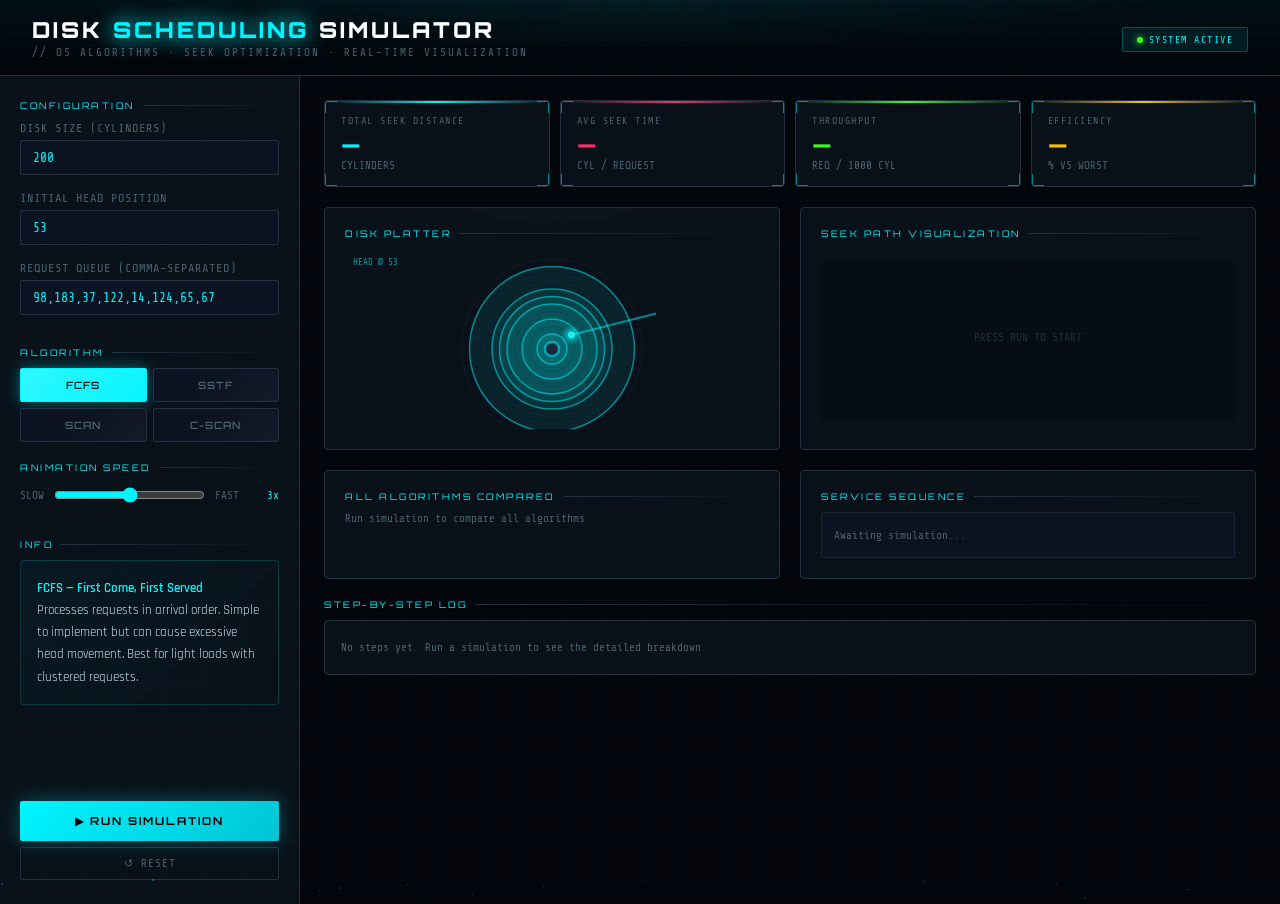
<file: page1.html>
<!DOCTYPE html>
<html lang="en">
<head>
<meta charset="UTF-8">
<meta name="viewport" content="width=device-width, initial-scale=1.0">
<title>Disk Scheduling Simulator</title>
<link href="https://fonts.googleapis.com/css2?family=Orbitron:wght@400;600;700;900&family=Share+Tech+Mono&family=Rajdhani:wght@400;500;600;700&display=swap" rel="stylesheet">
<style>
*{margin:0;padding:0;box-sizing:border-box}
:root{
  --bg:#03050a;--bg2:#070c14;--bg3:#0c1220;
  --panel:#0a1018;--panel2:#0f1825;
  --cyan:#00f5ff;--cyan2:#00c4d4;--cyan3:#006978;
  --pink:#ff2d6b;--pink2:#cc1a50;
  --green:#39ff14;--green2:#20aa00;
  --amber:#ffbe00;--amber2:#cc9500;
  --purple:#bf5fff;--purple2:#8020cc;
  --border:#1a2535;--border2:#243040;
  --text:#d0e4f0;--muted:#4a6070;--dim:#1e2c3a;
}
html{background:var(--bg);color:var(--text);font-family:'Rajdhani',sans-serif;min-height:100vh}
body{min-height:100vh;overflow-x:hidden}

/* SCANLINE OVERLAY */
body::before{
  content:'';position:fixed;inset:0;
  background:repeating-linear-gradient(0deg,transparent,transparent 2px,rgba(0,245,255,0.012) 2px,rgba(0,245,255,0.012) 4px);
  pointer-events:none;z-index:9999;
}

/* HEADER */
.hdr{
  position:relative;padding:1.2rem 2rem 1rem;
  border-bottom:1px solid var(--border2);
  background:linear-gradient(180deg,rgba(0,245,255,0.04) 0%,transparent 100%);
  display:flex;align-items:center;justify-content:space-between;
  overflow:hidden;
}
.hdr::before{
  content:'';position:absolute;inset:0;
  background:radial-gradient(ellipse 60% 120% at 50% -20%,rgba(0,245,255,0.07) 0%,transparent 70%);
  pointer-events:none;
}
.hdr-left{position:relative}
.hdr-title{
  font-family:'Orbitron',monospace;font-size:22px;font-weight:900;
  letter-spacing:3px;color:#fff;text-transform:uppercase;line-height:1;
}
.hdr-title span{color:var(--cyan);text-shadow:0 0 20px var(--cyan),0 0 40px rgba(0,245,255,0.4)}
.hdr-sub{font-family:'Share Tech Mono',monospace;font-size:11px;color:var(--muted);margin-top:5px;letter-spacing:2px}
.hdr-badge{
  font-family:'Share Tech Mono',monospace;font-size:10px;
  background:rgba(0,245,255,0.08);border:1px solid rgba(0,245,255,0.25);
  color:var(--cyan);padding:6px 14px;border-radius:2px;letter-spacing:1.5px;
}
.status-dot{
  width:6px;height:6px;background:var(--green);border-radius:50%;
  display:inline-block;margin-right:6px;
  animation:pulse-dot 1.5s ease-in-out infinite;
  box-shadow:0 0 6px var(--green);
}
@keyframes pulse-dot{0%,100%{opacity:1;transform:scale(1)}50%{opacity:0.5;transform:scale(0.8)}}

/* LAYOUT */
.main{display:grid;grid-template-columns:300px 1fr;gap:0;min-height:calc(100vh - 72px)}
.sidebar{
  background:var(--panel);border-right:1px solid var(--border2);
  padding:1.5rem 1.25rem;display:flex;flex-direction:column;gap:1rem;
}
.content{padding:1.5rem;display:flex;flex-direction:column;gap:1.25rem;background:var(--bg)}

/* SECTION LABELS */
.sec-label{
  font-family:'Orbitron',monospace;font-size:9px;letter-spacing:2.5px;
  text-transform:uppercase;color:var(--cyan);margin-bottom:10px;
  display:flex;align-items:center;gap:8px;
}
.sec-label::after{content:'';flex:1;height:1px;background:linear-gradient(90deg,var(--border2),transparent)}

/* FORM ELEMENTS */
.field{margin-bottom:1rem}
.field label{display:block;font-size:12px;color:var(--muted);font-family:'Share Tech Mono',monospace;margin-bottom:5px;letter-spacing:1px}
input[type=text],input[type=number]{
  width:100%;background:var(--bg3);border:1px solid var(--border2);
  color:var(--cyan);padding:9px 12px;border-radius:2px;
  font-family:'Share Tech Mono',monospace;font-size:13px;
  transition:border-color 0.2s,box-shadow 0.2s;
}
input[type=text]:focus,input[type=number]:focus{
  outline:none;border-color:var(--cyan);
  box-shadow:0 0 0 1px rgba(0,245,255,0.15),inset 0 0 12px rgba(0,245,255,0.05);
}
input[type=range]{width:100%;accent-color:var(--cyan);cursor:pointer;margin:4px 0}

/* ALGORITHM SELECTOR */
.algo-grid{display:grid;grid-template-columns:1fr 1fr;gap:6px;margin-bottom:4px}
.algo-btn{
  background:var(--bg3);border:1px solid var(--border2);
  color:var(--muted);padding:10px 6px;border-radius:2px;
  font-family:'Orbitron',monospace;font-size:10px;font-weight:600;
  cursor:pointer;text-align:center;letter-spacing:1px;
  transition:all 0.2s;position:relative;overflow:hidden;
}
.algo-btn::before{
  content:'';position:absolute;inset:0;
  background:linear-gradient(135deg,transparent 40%,rgba(255,255,255,0.03) 100%);
}
.algo-btn:hover{border-color:var(--cyan2);color:var(--cyan2)}
.algo-btn.active{
  border-color:var(--cyan);color:#000;background:var(--cyan);
  box-shadow:0 0 15px rgba(0,245,255,0.4),inset 0 0 10px rgba(0,245,255,0.1);
  text-shadow:none;
}
.algo-btn.active::after{
  content:'';position:absolute;inset:0;
  background:linear-gradient(135deg,rgba(255,255,255,0.2),transparent);
}

/* RUN BUTTON */
.run-btn{
  width:100%;padding:13px;
  background:linear-gradient(135deg,var(--cyan) 0%,var(--cyan2) 100%);
  color:#000;border:none;border-radius:2px;
  font-family:'Orbitron',monospace;font-size:11px;font-weight:700;
  cursor:pointer;letter-spacing:2px;text-transform:uppercase;
  transition:all 0.2s;position:relative;overflow:hidden;
  box-shadow:0 0 20px rgba(0,245,255,0.3);
}
.run-btn:hover{box-shadow:0 0 30px rgba(0,245,255,0.6);transform:translateY(-1px)}
.run-btn:active{transform:translateY(0)}
.run-btn.running{animation:btn-pulse 0.6s ease-in-out infinite alternate}
@keyframes btn-pulse{from{box-shadow:0 0 20px rgba(0,245,255,0.3)}to{box-shadow:0 0 40px rgba(0,245,255,0.8)}}

.speed-row{display:flex;align-items:center;gap:10px;margin-bottom:1rem}
.speed-row label{font-size:11px;color:var(--muted);font-family:'Share Tech Mono',monospace;white-space:nowrap}
.speed-val{font-family:'Share Tech Mono',monospace;font-size:11px;color:var(--cyan);min-width:30px;text-align:right}

/* DIRECTION TOGGLE */
.dir-row{display:flex;gap:6px;margin-bottom:1rem}
.dir-btn{
  flex:1;padding:8px;background:var(--bg3);border:1px solid var(--border2);
  color:var(--muted);border-radius:2px;font-family:'Share Tech Mono',monospace;
  font-size:11px;cursor:pointer;text-align:center;transition:all 0.2s;
}
.dir-btn.active{background:var(--amber);color:#000;border-color:var(--amber);box-shadow:0 0 12px rgba(255,190,0,0.4)}
.dir-btn:hover:not(.active){border-color:var(--amber);color:var(--amber)}

/* METRICS */
.metrics-row{display:grid;grid-template-columns:repeat(4,1fr);gap:10px}
.metric{
  background:var(--panel);border:1px solid var(--border2);border-radius:4px;
  padding:14px 16px;position:relative;overflow:hidden;
  transition:transform 0.2s,box-shadow 0.2s;
}
.metric::before{
  content:'';position:absolute;top:0;left:0;right:0;height:2px;
  background:linear-gradient(90deg,transparent,var(--accent-color,var(--cyan)),transparent);
}
.metric:hover{transform:translateY(-2px);box-shadow:0 4px 20px rgba(0,0,0,0.4)}
.metric-label{font-family:'Share Tech Mono',monospace;font-size:10px;color:var(--muted);letter-spacing:1.5px;text-transform:uppercase;margin-bottom:6px}
.metric-val{
  font-family:'Orbitron',monospace;font-size:24px;font-weight:700;
  line-height:1;transition:all 0.4s;
}
.metric-unit{font-size:11px;color:var(--muted);font-family:'Share Tech Mono',monospace;margin-top:3px}
.metric-glow{animation:metric-appear 0.5s ease-out}
@keyframes metric-appear{from{transform:scale(0.8);opacity:0}to{transform:scale(1);opacity:1}}

/* DISK PLATTER VISUALIZATION */
.disk-viz-wrap{
  background:var(--panel);border:1px solid var(--border2);border-radius:4px;padding:1.25rem;
  position:relative;overflow:hidden;
}
.disk-viz-wrap::before{
  content:'';position:absolute;top:-50%;left:50%;transform:translateX(-50%);
  width:300px;height:150px;
  background:radial-gradient(ellipse,rgba(0,245,255,0.04),transparent 70%);
  pointer-events:none;
}
#diskPlatter{display:block;width:100%}

/* SEEK PATH CANVAS */
.seek-wrap{
  background:var(--panel);border:1px solid var(--border2);border-radius:4px;padding:1.25rem;
  position:relative;overflow:hidden;
}
#seekCanvas{display:block;width:100%}

/* ALGO COMPARE */
.compare-section{
  background:var(--panel);border:1px solid var(--border2);border-radius:4px;padding:1.25rem;
}
.compare-bars{display:flex;flex-direction:column;gap:10px}
.compare-row{display:grid;grid-template-columns:80px 1fr 60px;gap:10px;align-items:center}
.compare-name{font-family:'Orbitron',monospace;font-size:10px;font-weight:600;letter-spacing:1px}
.compare-bar-wrap{height:20px;background:var(--bg3);border-radius:2px;overflow:hidden;position:relative}
.compare-bar{
  height:100%;border-radius:2px;position:absolute;left:0;top:0;
  transition:width 0.8s cubic-bezier(0.16,1,0.3,1);
  display:flex;align-items:center;padding-left:8px;
}
.compare-val{font-family:'Share Tech Mono',monospace;font-size:11px;text-align:right}
.best-badge{
  font-family:'Orbitron',monospace;font-size:8px;letter-spacing:1px;
  background:rgba(57,255,20,0.15);border:1px solid var(--green);
  color:var(--green);padding:2px 6px;border-radius:1px;
  box-shadow:0 0 8px rgba(57,255,20,0.2);
}

/* STEP LOG */
.step-log{
  background:var(--panel);border:1px solid var(--border2);border-radius:4px;
  padding:1rem;max-height:180px;overflow-y:auto;
}
.step-log::-webkit-scrollbar{width:4px}
.step-log::-webkit-scrollbar-track{background:var(--bg3)}
.step-log::-webkit-scrollbar-thumb{background:var(--border2);border-radius:2px}
.log-row{
  display:grid;grid-template-columns:24px 50px 50px 1fr 60px;
  gap:6px;align-items:center;padding:4px 0;
  border-bottom:1px solid var(--dim);font-family:'Share Tech Mono',monospace;font-size:11px;
  opacity:0;transform:translateX(-10px);transition:all 0.3s;
}
.log-row.visible{opacity:1;transform:translateX(0)}
.log-row:last-child{border-bottom:none}
.log-idx{color:var(--muted)}
.log-track{color:var(--cyan)}
.log-seek{color:var(--amber)}
.log-barwrap{height:6px;background:var(--bg3);border-radius:3px;overflow:hidden}
.log-bar{height:100%;border-radius:3px;background:var(--cyan);transition:width 0.5s}
.log-cum{color:var(--muted)}

/* ALGO INFO CARD */
.algo-info{
  background:linear-gradient(135deg,rgba(0,245,255,0.04),transparent);
  border:1px solid rgba(0,245,255,0.15);border-radius:4px;
  padding:1rem;font-size:13px;line-height:1.7;color:var(--text);
  transition:all 0.3s;
}
.algo-info b{color:var(--cyan);font-weight:600}
.algo-info.sstf{
  background:linear-gradient(135deg,rgba(191,95,255,0.04),transparent);
  border-color:rgba(191,95,255,0.2);
}
.algo-info.sstf b{color:var(--purple)}
.algo-info.scan{
  background:linear-gradient(135deg,rgba(57,255,20,0.04),transparent);
  border-color:rgba(57,255,20,0.15);
}
.algo-info.scan b{color:var(--green)}
.algo-info.cscan{
  background:linear-gradient(135deg,rgba(255,45,107,0.04),transparent);
  border-color:rgba(255,45,107,0.15);
}
.algo-info.cscan b{color:var(--pink)}

/* SEQUENCE DISPLAY */
.seq-box{
  background:var(--bg3);border:1px solid var(--border);border-radius:2px;
  padding:10px 12px;font-family:'Share Tech Mono',monospace;font-size:12px;
  line-height:2;word-break:break-all;min-height:44px;
}
.seq-item{color:var(--cyan);display:inline}
.seq-arrow{color:var(--muted);margin:0 2px;font-size:10px}
.seq-item.current{
  color:#000;background:var(--cyan);padding:1px 4px;border-radius:1px;
  animation:seq-pulse 0.5s ease-out;
  box-shadow:0 0 8px var(--cyan);
}
@keyframes seq-pulse{from{transform:scale(1.2)}to{transform:scale(1)}}

/* FLOATING PARTICLES */
.particles{position:fixed;inset:0;pointer-events:none;z-index:0;overflow:hidden}
.particle{
  position:absolute;width:1px;height:1px;background:var(--cyan);
  border-radius:50%;opacity:0;animation:float-up linear infinite;
}
@keyframes float-up{
  0%{opacity:0;transform:translateY(0) scale(1)}
  10%{opacity:0.6}
  90%{opacity:0.2}
  100%{opacity:0;transform:translateY(-100vh) scale(0)}
}

/* GRID BG */
.content::before{
  content:'';position:fixed;inset:0;z-index:0;pointer-events:none;
  background-image:
    linear-gradient(rgba(0,245,255,0.02) 1px,transparent 1px),
    linear-gradient(90deg,rgba(0,245,255,0.02) 1px,transparent 1px);
  background-size:40px 40px;
}
.content>*{position:relative;z-index:1}

/* CORNER DECORATIONS */
.corner-deco{position:absolute;width:12px;height:12px;opacity:0.5}
.corner-deco.tl{top:0;left:0;border-top:1px solid var(--cyan);border-left:1px solid var(--cyan)}
.corner-deco.tr{top:0;right:0;border-top:1px solid var(--cyan);border-right:1px solid var(--cyan)}
.corner-deco.bl{bottom:0;left:0;border-bottom:1px solid var(--cyan);border-left:1px solid var(--cyan)}
.corner-deco.br{bottom:0;right:0;border-bottom:1px solid var(--cyan);border-right:1px solid var(--cyan)}

/* ANIMATED ENTRANCE */
.fade-in{opacity:0;transform:translateY(12px);animation:fadein 0.5s ease-out forwards}
@keyframes fadein{to{opacity:1;transform:translateY(0)}}
.fade-in:nth-child(1){animation-delay:0.05s}
.fade-in:nth-child(2){animation-delay:0.1s}
.fade-in:nth-child(3){animation-delay:0.15s}
.fade-in:nth-child(4){animation-delay:0.2s}

/* HEAD INDICATOR ON PLATTER */
#headMarker{transition:left 0.4s cubic-bezier(0.34,1.56,0.64,1)}

/* PROGRESS BAR */
.sim-progress{height:2px;background:var(--bg3);border-radius:1px;overflow:hidden;margin-bottom:10px}
.sim-progress-bar{height:100%;background:linear-gradient(90deg,var(--cyan),var(--purple));width:0%;transition:width 0.3s}

.two-col{display:grid;grid-template-columns:1fr 1fr;gap:1.25rem}

.tag-algo{
  display:inline-block;font-family:'Orbitron',monospace;font-size:9px;
  letter-spacing:1px;padding:3px 8px;border-radius:1px;font-weight:600;
}
.tag-fcfs{background:rgba(0,196,212,0.15);border:1px solid rgba(0,196,212,0.4);color:var(--cyan2)}
.tag-sstf{background:rgba(191,95,255,0.15);border:1px solid rgba(191,95,255,0.4);color:var(--purple)}
.tag-scan{background:rgba(57,255,20,0.12);border:1px solid rgba(57,255,20,0.35);color:var(--green)}
.tag-cscan{background:rgba(255,45,107,0.12);border:1px solid rgba(255,45,107,0.35);color:var(--pink)}

/* TOOLTIP */
.tooltip{
  position:fixed;background:var(--panel2);border:1px solid var(--border2);
  padding:6px 10px;border-radius:2px;font-family:'Share Tech Mono',monospace;
  font-size:11px;color:var(--text);pointer-events:none;z-index:100;
  opacity:0;transition:opacity 0.15s;white-space:nowrap;
}
.tooltip.show{opacity:1}

/* RESET BTN */
.reset-btn{
  width:100%;padding:9px;background:transparent;
  border:1px solid var(--border2);color:var(--muted);border-radius:2px;
  font-family:'Share Tech Mono',monospace;font-size:11px;cursor:pointer;
  letter-spacing:1px;transition:all 0.2s;margin-top:6px;
}
.reset-btn:hover{border-color:var(--pink);color:var(--pink)}

/* RESPONSIVE */
@media(max-width:900px){
  .main{grid-template-columns:1fr}
  .metrics-row{grid-template-columns:repeat(2,1fr)}
  .two-col{grid-template-columns:1fr}
}
</style>
</head>
<body>

<div class="particles" id="particles"></div>
<div class="tooltip" id="tooltip"></div>

<!-- HEADER -->
<div class="hdr">
  <div class="hdr-left">
    <div class="hdr-title">DISK <span>SCHEDULING</span> SIMULATOR</div>
    <div class="hdr-sub">// OS ALGORITHMS · SEEK OPTIMIZATION · REAL-TIME VISUALIZATION</div>
  </div>
  <div class="hdr-badge"><span class="status-dot"></span>SYSTEM ACTIVE</div>
</div>

<div class="main">
  <!-- SIDEBAR -->
  <div class="sidebar">
    <div>
      <div class="sec-label">Configuration</div>
      <div class="field">
        <label>DISK SIZE (CYLINDERS)</label>
        <input type="number" id="diskSize" value="200" min="50" max="999">
      </div>
      <div class="field">
        <label>INITIAL HEAD POSITION</label>
        <input type="number" id="headPos" value="53" min="0">
      </div>
      <div class="field">
        <label>REQUEST QUEUE (COMMA-SEPARATED)</label>
        <input type="text" id="requests" value="98,183,37,122,14,124,65,67">
      </div>
    </div>

    <div>
      <div class="sec-label">Algorithm</div>
      <div class="algo-grid">
        <div class="algo-btn active" id="btn-FCFS" onclick="selectAlgo('FCFS')">FCFS</div>
        <div class="algo-btn" id="btn-SSTF" onclick="selectAlgo('SSTF')">SSTF</div>
        <div class="algo-btn" id="btn-SCAN" onclick="selectAlgo('SCAN')">SCAN</div>
        <div class="algo-btn" id="btn-CSCAN" onclick="selectAlgo('C-SCAN')">C-SCAN</div>
      </div>
    </div>

    <div id="dirWrap" style="display:none">
      <div class="sec-label">Direction</div>
      <div class="dir-row">
        <div class="dir-btn active" id="dirUp" onclick="selectDir('up')">▲ HIGH</div>
        <div class="dir-btn" id="dirDown" onclick="selectDir('down')">▼ LOW</div>
      </div>
    </div>

    <div>
      <div class="sec-label">Animation Speed</div>
      <div class="speed-row">
        <label>SLOW</label>
        <input type="range" id="speedSlider" min="1" max="5" value="3">
        <label>FAST</label>
        <span class="speed-val" id="speedVal">3x</span>
      </div>
    </div>

    <div>
      <div class="sec-label">Info</div>
      <div class="algo-info" id="algoInfo">
        <b>FCFS — First Come, First Served</b><br>
        Processes requests in arrival order. Simple to implement but can cause excessive head movement. Best for light loads with clustered requests.
      </div>
    </div>

    <div style="margin-top:auto">
      <button class="run-btn" id="runBtn" onclick="startSimulation()">▶ RUN SIMULATION</button>
      <button class="reset-btn" onclick="resetAll()">↺ RESET</button>
    </div>
  </div>

  <!-- CONTENT -->
  <div class="content">
    <!-- METRICS -->
    <div class="metrics-row fade-in">
      <div class="metric" style="--accent-color:var(--cyan)">
        <div class="corner-deco tl"></div><div class="corner-deco tr"></div>
        <div class="corner-deco bl"></div><div class="corner-deco br"></div>
        <div class="metric-label">Total Seek Distance</div>
        <div class="metric-val" id="mTotal" style="color:var(--cyan)">—</div>
        <div class="metric-unit">CYLINDERS</div>
      </div>
      <div class="metric" style="--accent-color:var(--pink)">
        <div class="corner-deco tl"></div><div class="corner-deco tr"></div>
        <div class="corner-deco bl"></div><div class="corner-deco br"></div>
        <div class="metric-label">Avg Seek Time</div>
        <div class="metric-val" id="mAvg" style="color:var(--pink)">—</div>
        <div class="metric-unit">CYL / REQUEST</div>
      </div>
      <div class="metric" style="--accent-color:var(--green)">
        <div class="corner-deco tl"></div><div class="corner-deco tr"></div>
        <div class="corner-deco bl"></div><div class="corner-deco br"></div>
        <div class="metric-label">Throughput</div>
        <div class="metric-val" id="mThru" style="color:var(--green)">—</div>
        <div class="metric-unit">REQ / 1000 CYL</div>
      </div>
      <div class="metric" style="--accent-color:var(--amber)">
        <div class="corner-deco tl"></div><div class="corner-deco tr"></div>
        <div class="corner-deco bl"></div><div class="corner-deco br"></div>
        <div class="metric-label">Efficiency</div>
        <div class="metric-val" id="mEff" style="color:var(--amber)">—</div>
        <div class="metric-unit">% VS WORST</div>
      </div>
    </div>

    <!-- DISK PLATTER + SEEK PATH -->
    <div class="two-col fade-in">
      <!-- DISK PLATTER ANIMATION -->
      <div class="disk-viz-wrap">
        <div class="sec-label">Disk Platter</div>
        <canvas id="diskPlatter" height="180"></canvas>
      </div>

      <!-- SEEK PATH -->
      <div class="seek-wrap">
        <div class="sec-label">Seek Path Visualization</div>
        <div class="sim-progress"><div class="sim-progress-bar" id="progressBar"></div></div>
        <canvas id="seekCanvas" height="160"></canvas>
      </div>
    </div>

    <!-- COMPARISON + SEQUENCE -->
    <div class="two-col fade-in">
      <!-- ALGORITHM COMPARISON -->
      <div class="compare-section">
        <div class="sec-label">All Algorithms Compared</div>
        <div class="compare-bars" id="compareBars">
          <div style="color:var(--muted);font-family:'Share Tech Mono',monospace;font-size:11px">Run simulation to compare all algorithms</div>
        </div>
      </div>

      <!-- SEQUENCE -->
      <div class="compare-section">
        <div class="sec-label">Service Sequence</div>
        <div class="seq-box" id="seqBox">
          <span style="color:var(--muted);font-family:'Share Tech Mono',monospace;font-size:11px">Awaiting simulation...</span>
        </div>
      </div>
    </div>

    <!-- STEP LOG -->
    <div class="fade-in">
      <div class="sec-label">Step-by-Step Log</div>
      <div class="step-log" id="stepLog">
        <div style="color:var(--muted);font-family:'Share Tech Mono',monospace;font-size:11px;padding:4px 0">No steps yet. Run a simulation to see the detailed breakdown.</div>
      </div>
    </div>
  </div>
</div>

<script>
// ─── STATE ─────────────────────────────────────────────────────────────────
let currentAlgo = 'FCFS';
let currentDir = 'up';
let simTimer = null;
let animFrame = null;
let simRunning = false;

// ─── PARTICLES ──────────────────────────────────────────────────────────────
(function initParticles(){
  const container = document.getElementById('particles');
  for(let i=0;i<25;i++){
    const p = document.createElement('div');
    p.className='particle';
    p.style.cssText=`
      left:${Math.random()*100}%;
      bottom:${Math.random()*20}px;
      animation-duration:${8+Math.random()*15}s;
      animation-delay:${-Math.random()*20}s;
      opacity:${Math.random()*0.4};
      width:${Math.random()<0.3?2:1}px;height:${Math.random()<0.3?2:1}px;
      background:${Math.random()<0.5?'#00f5ff':Math.random()<0.5?'#bf5fff':'#39ff14'};
    `;
    container.appendChild(p);
  }
})();

// ─── SPEED SLIDER ────────────────────────────────────────────────────────────
document.getElementById('speedSlider').addEventListener('input',function(){
  document.getElementById('speedVal').textContent=this.value+'x';
});

// ─── ALGO SELECT ─────────────────────────────────────────────────────────────
const algoDescs = {
  FCFS: {cls:'',text:'<b>FCFS — First Come, First Served</b><br>Processes requests in arrival order. Simple to implement but can cause excessive head movement. Best for light loads with clustered requests.'},
  SSTF: {cls:'sstf',text:'<b>SSTF — Shortest Seek Time First</b><br>Always services the nearest cylinder next. Minimizes individual seek time but can cause starvation of distant requests.'},
  SCAN: {cls:'scan',text:'<b>SCAN — Elevator Algorithm</b><br>Head sweeps in one direction servicing all requests, then reverses. Fair and predictable. Like an elevator going up and down floors.'},
  'C-SCAN': {cls:'cscan',text:'<b>C-SCAN — Circular SCAN</b><br>Head moves in one direction only, jumps back to start without servicing on return. Provides more uniform wait times than SCAN.'},
};

function selectAlgo(algo){
  currentAlgo = algo;
  document.querySelectorAll('.algo-btn').forEach(b=>b.classList.remove('active'));
  const map={FCFS:'FCFS',SSTF:'SSTF',SCAN:'SCAN','C-SCAN':'CSCAN'};
  document.getElementById('btn-'+map[algo]).classList.add('active');
  document.getElementById('dirWrap').style.display=(algo==='SCAN'||algo==='C-SCAN')?'block':'none';
  const d=algoDescs[algo];
  const info=document.getElementById('algoInfo');
  info.className='algo-info '+d.cls;
  info.innerHTML=d.text;
}

function selectDir(dir){
  currentDir=dir;
  document.getElementById('dirUp').className='dir-btn'+(dir==='up'?' active':'');
  document.getElementById('dirDown').className='dir-btn'+(dir==='down'?' active':'');
}

// ─── ALGORITHMS ──────────────────────────────────────────────────────────────
function runFCFS(requests,head){
  let seq=[head,...requests],total=0;
  const seeks=[0];
  for(let i=1;i<seq.length;i++){const s=Math.abs(seq[i]-seq[i-1]);total+=s;seeks.push(s);}
  return{seq,total,seeks};
}

function runSSTF(requests,head){
  let q=[...requests],seq=[head],total=0,cur=head;
  const seeks=[0];
  while(q.length){
    let nearest=q.reduce((a,b)=>Math.abs(b-cur)<Math.abs(a-cur)?b:a);
    const s=Math.abs(nearest-cur);total+=s;cur=nearest;seq.push(nearest);seeks.push(s);
    q.splice(q.indexOf(nearest),1);
  }
  return{seq,total,seeks};
}

function runSCAN(requests,head,dir,diskSize){
  let seq=[head],total=0,cur=head;
  const seeks=[0];
  let sorted=[...requests].sort((a,b)=>a-b);
  let left=sorted.filter(r=>r<cur).reverse();
  let right=sorted.filter(r=>r>=cur);
  const process=arr=>arr.forEach(r=>{const s=Math.abs(r-cur);total+=s;cur=r;seq.push(r);seeks.push(s);});
  if(dir==='up'){process(right);process(left);}
  else{process(left);process(right);}
  return{seq,total,seeks};
}

function runCSCAN(requests,head,dir,diskSize){
  let seq=[head],total=0,cur=head;
  const seeks=[0];
  let sorted=[...requests].sort((a,b)=>a-b);
  let left=sorted.filter(r=>r<cur);
  let right=sorted.filter(r=>r>=cur);
  if(dir==='up'){
    right.forEach(r=>{const s=Math.abs(r-cur);total+=s;cur=r;seq.push(r);seeks.push(s);});
    if(left.length){
      const jump=cur+left[0];total+=jump;cur=left[0];seq.push(left[0]);seeks.push(jump);
      for(let i=1;i<left.length;i++){const s=Math.abs(left[i]-cur);total+=s;cur=left[i];seq.push(left[i]);seeks.push(s);}
    }
  }else{
    left.slice().reverse().forEach(r=>{const s=Math.abs(r-cur);total+=s;cur=r;seq.push(r);seeks.push(s);});
    if(right.length){
      right.slice().reverse().forEach(r=>{const s=Math.abs(r-cur);total+=s;cur=r;seq.push(r);seeks.push(s);});
    }
  }
  return{seq,total,seeks};
}

function compute(algo,requests,head,dir,diskSize){
  if(algo==='FCFS') return runFCFS(requests,head);
  if(algo==='SSTF') return runSSTF(requests,head);
  if(algo==='SCAN') return runSCAN(requests,head,dir,diskSize);
  return runCSCAN(requests,head,dir,diskSize);
}

// ─── PLATTER ANIMATION ───────────────────────────────────────────────────────
let platterAngle=0;
let platterRpm=0;
let targetHead=0;
let currentHeadPos=0;

function drawPlatter(headCyl,diskSize,trackHighlights){
  const canvas=document.getElementById('diskPlatter');
  const dpr=window.devicePixelRatio||1;
  const W=canvas.offsetWidth||300;
  const H=180;
  canvas.width=W*dpr;canvas.height=H*dpr;
  canvas.style.width=W+'px';canvas.style.height=H+'px';
  const ctx=canvas.getContext('2d');
  ctx.scale(dpr,dpr);
  ctx.clearRect(0,0,W,H);

  const cx=W/2,cy=H/2+10;
  const maxR=Math.min(cx,cy)-10;

  // Draw tracks
  const numTracks=12;
  for(let i=numTracks;i>=1;i--){
    const r=(i/numTracks)*maxR;
    const highlighted=trackHighlights&&trackHighlights.some(t=>Math.abs(t/diskSize-(i/numTracks))<0.05);
    ctx.beginPath();ctx.arc(cx,cy,r,0,Math.PI*2);
    ctx.strokeStyle=highlighted?'rgba(0,245,255,0.5)':'rgba(30,45,65,0.8)';
    ctx.lineWidth=highlighted?1.5:0.5;
    ctx.stroke();
    if(highlighted){
      ctx.save();
      ctx.globalAlpha=0.08;
      ctx.fillStyle='#00f5ff';
      ctx.beginPath();ctx.arc(cx,cy,r,0,Math.PI*2);ctx.fill();
      ctx.restore();
    }
  }

  // Spinning data sectors
  ctx.save();
  ctx.translate(cx,cy);
  ctx.rotate(platterAngle);
  for(let s=0;s<16;s++){
    const a=(s/16)*Math.PI*2;
    const isData=s%3!==0;
    ctx.beginPath();
    ctx.moveTo(Math.cos(a)*8,Math.sin(a)*8);
    ctx.lineTo(Math.cos(a)*maxR,Math.sin(a)*maxR);
    ctx.strokeStyle=isData?'rgba(0,245,255,0.04)':'rgba(0,245,255,0.02)';
    ctx.lineWidth=0.5;ctx.stroke();
  }
  ctx.restore();

  // Spindle
  ctx.beginPath();ctx.arc(cx,cy,6,0,Math.PI*2);
  ctx.fillStyle='#1a2535';ctx.fill();
  ctx.strokeStyle='rgba(0,245,255,0.3)';ctx.lineWidth=1;ctx.stroke();

  // Read/Write Arm
  const headR=(headCyl/diskSize)*maxR;
  const armAngle=-Math.PI/5;
  const armX=cx+Math.cos(armAngle)*headR;
  const armY=cy+Math.sin(armAngle)*headR;
  const pivX=cx+Math.cos(armAngle+0.3)*(maxR+20);
  const pivY=cy+Math.sin(armAngle+0.3)*(maxR+20);

  // Arm body
  ctx.beginPath();ctx.moveTo(pivX,pivY);ctx.lineTo(armX,armY);
  ctx.strokeStyle='rgba(0,245,255,0.5)';ctx.lineWidth=2;ctx.stroke();

  // Head glow
  const grad=ctx.createRadialGradient(armX,armY,0,armX,armY,10);
  grad.addColorStop(0,'rgba(0,245,255,0.8)');
  grad.addColorStop(1,'rgba(0,245,255,0)');
  ctx.beginPath();ctx.arc(armX,armY,10,0,Math.PI*2);
  ctx.fillStyle=grad;ctx.fill();
  ctx.beginPath();ctx.arc(armX,armY,3,0,Math.PI*2);
  ctx.fillStyle='#00f5ff';ctx.fill();
  ctx.strokeStyle='rgba(255,255,255,0.6)';ctx.lineWidth=0.5;ctx.stroke();

  // Track label
  ctx.fillStyle='rgba(0,245,255,0.6)';
  ctx.font=`9px 'Share Tech Mono',monospace`;ctx.textAlign='left';
  ctx.fillText('HEAD @ '+headCyl,8,16);
}

// ─── SEEK PATH CANVAS ────────────────────────────────────────────────────────
function drawSeekPath(seq,currentStep,diskSize){
  const canvas=document.getElementById('seekCanvas');
  const dpr=window.devicePixelRatio||1;
  const W=canvas.offsetWidth||400;
  const H=160;
  canvas.width=W*dpr;canvas.height=H*dpr;
  canvas.style.width=W+'px';canvas.style.height=H+'px';
  const ctx=canvas.getContext('2d');
  ctx.scale(dpr,dpr);
  ctx.fillStyle='#070c14';ctx.fillRect(0,0,W,H);

  const pad={l:44,r:12,t:12,b:22};
  const pw=W-pad.l-pad.r,ph=H-pad.t-pad.b;
  const n=seq.length;

  // Grid
  for(let i=0;i<=10;i++){
    const x=pad.l+(i/10)*pw;
    ctx.strokeStyle='rgba(26,37,53,0.8)';ctx.lineWidth=1;
    ctx.beginPath();ctx.moveTo(x,pad.t);ctx.lineTo(x,pad.t+ph);ctx.stroke();
    ctx.fillStyle='rgba(74,96,112,0.8)';
    ctx.font=`9px 'Share Tech Mono',monospace`;ctx.textAlign='center';
    ctx.fillText(Math.round((i/10)*diskSize),x,pad.t+ph+15);
  }
  for(let i=0;i<n;i++){
    const y=pad.t+(i/(n-1||1))*ph;
    ctx.strokeStyle='rgba(26,37,53,0.5)';ctx.lineWidth=0.5;
    ctx.beginPath();ctx.moveTo(pad.l,y);ctx.lineTo(pad.l+pw,y);ctx.stroke();
    ctx.fillStyle='rgba(74,96,112,0.7)';
    ctx.font=`9px 'Share Tech Mono',monospace`;ctx.textAlign='right';
    ctx.fillText(i,pad.l-4,y+3);
  }

  // Lines
  for(let i=1;i<=Math.min(currentStep,n-1);i++){
    const x1=pad.l+(seq[i-1]/diskSize)*pw;
    const y1=pad.t+((i-1)/(n-1))*ph;
    const x2=pad.l+(seq[i]/diskSize)*pw;
    const y2=pad.t+(i/(n-1))*ph;
    const t=i/n;
    const r=Math.round(t*255);
    const g=Math.round(245-t*210);
    const b=Math.round(255-t*100);
    ctx.strokeStyle=`rgb(${r},${g},${b})`;
    ctx.lineWidth=1.5;ctx.beginPath();ctx.moveTo(x1,y1);ctx.lineTo(x2,y2);ctx.stroke();
  }

  // Dots
  for(let i=0;i<=Math.min(currentStep,n-1);i++){
    const x=pad.l+(seq[i]/diskSize)*pw;
    const y=pad.t+(i/(n-1||1))*ph;
    const isCurrent=i===currentStep;
    if(isCurrent){
      ctx.beginPath();ctx.arc(x,y,9,0,Math.PI*2);
      ctx.strokeStyle='rgba(0,245,255,0.2)';ctx.lineWidth=1;ctx.stroke();
      ctx.beginPath();ctx.arc(x,y,5,0,Math.PI*2);
      ctx.strokeStyle='rgba(0,245,255,0.5)';ctx.lineWidth=1;ctx.stroke();
    }
    ctx.beginPath();ctx.arc(x,y,i===0?5:3,0,Math.PI*2);
    ctx.fillStyle=i===0?'#00f5ff':(isCurrent?'#00f5ff':(i<currentStep?'rgba(255,255,255,0.6)':'rgba(74,96,112,0.4)'));
    ctx.fill();
  }
}

// ─── COMPARISON BARS ─────────────────────────────────────────────────────────
function renderComparison(requests,head,dir,diskSize){
  const algos=[
    {name:'FCFS',algo:'FCFS',color:'#00c4d4',tag:'tag-fcfs'},
    {name:'SSTF',algo:'SSTF',color:'#bf5fff',tag:'tag-sstf'},
    {name:'SCAN',algo:'SCAN',color:'#39ff14',tag:'tag-scan'},
    {name:'C-SCAN',algo:'C-SCAN',color:'#ff2d6b',tag:'tag-cscan'},
  ];
  const results=algos.map(a=>({...a,r:compute(a.algo,requests,head,dir,diskSize)}));
  const vals=results.map(r=>r.r.total);
  const maxVal=Math.max(...vals);
  const minVal=Math.min(...vals);
  const container=document.getElementById('compareBars');
  container.innerHTML=results.map(a=>{
    const pct=(a.r.total/maxVal*100).toFixed(1);
    const isBest=a.r.total===minVal;
    const isWorst=a.r.total===maxVal;
    return `<div class="compare-row">
      <span class="compare-name" style="color:${a.color}"><span class="tag-algo ${a.tag}">${a.name}</span></span>
      <div class="compare-bar-wrap">
        <div class="compare-bar" style="width:0%;background:${a.color}22;border-right:2px solid ${a.color}" data-target="${pct}">
          <span style="font-family:'Share Tech Mono',monospace;font-size:9px;color:${a.color};opacity:0.8">${a.r.total}</span>
        </div>
      </div>
      <div style="display:flex;flex-direction:column;align-items:flex-end;gap:2px">
        <span class="compare-val" style="color:${a.color}">${a.r.total}</span>
        ${isBest?'<span class="best-badge">BEST</span>':''}
        ${isWorst?`<span style="font-size:9px;color:var(--muted);font-family:'Share Tech Mono',monospace">WORST</span>`:''}
      </div>
    </div>`;
  }).join('');
  setTimeout(()=>{
    document.querySelectorAll('.compare-bar').forEach(bar=>{
      bar.style.width=bar.dataset.target+'%';
    });
  },100);
}

// ─── SEQUENCE DISPLAY ─────────────────────────────────────────────────────────
function renderSequence(seq,currentStep){
  const box=document.getElementById('seqBox');
  box.innerHTML=seq.map((v,i)=>{
    const cls=i===currentStep?'seq-item current':'seq-item';
    const past=i<=currentStep;
    const style=!past&&currentStep>=0?'opacity:0.3':'';
    return `<span class="${cls}" style="${style}">${v}</span>${i<seq.length-1?'<span class="seq-arrow">→</span>':''}`;
  }).join('');
}

// ─── STEP LOG ────────────────────────────────────────────────────────────────
function renderStepLog(seq,seeks,currentStep){
  const log=document.getElementById('stepLog');
  if(currentStep===0){log.innerHTML='';}
  const maxSeek=Math.max(...seeks);
  for(let i=0;i<=currentStep;i++){
    const existing=log.querySelector(`[data-step="${i}"]`);
    if(!existing){
      const el=document.createElement('div');
      el.className='log-row';el.dataset.step=i;
      const cumulative=seeks.slice(0,i+1).reduce((a,b)=>a+b,0);
      el.innerHTML=`
        <span class="log-idx">${i}</span>
        <span class="log-track">${seq[i]}</span>
        <span class="log-seek">${seeks[i]}</span>
        <div class="log-barwrap"><div class="log-bar" style="width:${maxSeek?seeks[i]/maxSeek*100:0}%;background:${i%2?'#ff2d6b':'#00f5ff'}"></div></div>
        <span class="log-cum">${cumulative}</span>
      `;
      log.appendChild(el);
      setTimeout(()=>el.classList.add('visible'),50);
      log.scrollTop=log.scrollHeight;
    }
  }
}

// ─── UPDATE METRICS ──────────────────────────────────────────────────────────
function updateMetrics(total,n,diskSize){
  const avg=(total/n).toFixed(1);
  const thru=(n*1000/total).toFixed(2);
  // "efficiency" vs worst case (FCFS with reversed requests)
  const eff=Math.max(0,Math.min(100,(1-total/(diskSize*n))*100)).toFixed(0);
  animateCount('mTotal',0,total,500,'');
  animateCount('mAvg',0,parseFloat(avg),600,'');
  animateCount('mThru',0,parseFloat(thru),700,'');
  animateCount('mEff',0,parseFloat(eff),800,'');
}

function animateCount(id,from,to,dur,suffix){
  const el=document.getElementById(id);
  el.classList.remove('metric-glow');void el.offsetWidth;el.classList.add('metric-glow');
  const start=performance.now();
  function step(now){
    const t=Math.min((now-start)/dur,1);
    const ease=1-Math.pow(1-t,3);
    const val=from+(to-from)*ease;
    el.textContent=(Number.isInteger(to)?Math.round(val):val.toFixed(to<10?2:1))+suffix;
    if(t<1)requestAnimationFrame(step);
  }
  requestAnimationFrame(step);
}

// ─── PLATTER SPIN LOOP ───────────────────────────────────────────────────────
let platAnimId=null;
let platHighlights=[];
let platHeadTarget=0;
let platHeadCurrent=0;
let platDiskSize=200;

function startPlatterSpin(){
  if(platAnimId)cancelAnimationFrame(platAnimId);
  function loop(){
    platterAngle+=0.008;
    platHeadCurrent+=(platHeadTarget-platHeadCurrent)*0.08;
    drawPlatter(Math.round(platHeadCurrent),platDiskSize,platHighlights);
    platAnimId=requestAnimationFrame(loop);
  }
  loop();
}

// ─── MAIN SIMULATION ─────────────────────────────────────────────────────────
function startSimulation(){
  if(simRunning)return;
  const diskSize=parseInt(document.getElementById('diskSize').value)||200;
  const head=parseInt(document.getElementById('headPos').value)||53;
  const reqStr=document.getElementById('requests').value;
  const requests=reqStr.split(',').map(s=>parseInt(s.trim())).filter(n=>!isNaN(n)&&n>=0&&n<diskSize);
  if(!requests.length){alert('Please enter valid request numbers!');return;}

  const result=compute(currentAlgo,requests,head,currentDir,diskSize);
  const {seq,total,seeks}=result;

  platDiskSize=diskSize;
  platHeadCurrent=head;
  platHeadTarget=head;
  platHighlights=requests;
  startPlatterSpin();

  renderComparison(requests,head,currentDir,diskSize);
  updateMetrics(total,requests.length,diskSize);

  const speed=parseInt(document.getElementById('speedSlider').value);
  const stepDelay=Math.round(1000/speed);

  simRunning=true;
  document.getElementById('runBtn').classList.add('running');
  document.getElementById('runBtn').textContent='● SIMULATING...';

  let step=0;
  document.getElementById('stepLog').innerHTML='';
  drawSeekPath(seq,0,diskSize);
  renderSequence(seq,0);
  renderStepLog(seq,seeks,0);

  const progress=document.getElementById('progressBar');
  progress.style.width='0%';

  function tick(){
    if(step>=seq.length-1){
      simRunning=false;
      document.getElementById('runBtn').classList.remove('running');
      document.getElementById('runBtn').textContent='▶ RUN SIMULATION';
      progress.style.width='100%';
      return;
    }
    step++;
    const pct=(step/(seq.length-1))*100;
    progress.style.width=pct+'%';
    platHeadTarget=seq[step];
    drawSeekPath(seq,step,diskSize);
    renderSequence(seq,step);
    renderStepLog(seq,seeks,step);
    simTimer=setTimeout(tick,stepDelay);
  }
  tick();
}

function resetAll(){
  if(simTimer)clearTimeout(simTimer);
  simRunning=false;
  document.getElementById('runBtn').classList.remove('running');
  document.getElementById('runBtn').textContent='▶ RUN SIMULATION';
  document.getElementById('mTotal').textContent='—';
  document.getElementById('mAvg').textContent='—';
  document.getElementById('mThru').textContent='—';
  document.getElementById('mEff').textContent='—';
  document.getElementById('compareBars').innerHTML='<div style="color:var(--muted);font-family:\'Share Tech Mono\',monospace;font-size:11px">Run simulation to compare all algorithms</div>';
  document.getElementById('seqBox').innerHTML='<span style="color:var(--muted);font-family:\'Share Tech Mono\',monospace;font-size:11px">Awaiting simulation...</span>';
  document.getElementById('stepLog').innerHTML='<div style="color:var(--muted);font-family:\'Share Tech Mono\',monospace;font-size:11px;padding:4px 0">No steps yet. Run a simulation to see the detailed breakdown.</div>';
  document.getElementById('progressBar').style.width='0%';
  const canvas=document.getElementById('seekCanvas');
  const ctx=canvas.getContext('2d');
  ctx.clearRect(0,0,canvas.width,canvas.height);
}

// ─── INIT ────────────────────────────────────────────────────────────────────
window.addEventListener('load',()=>{
  platDiskSize=200;platHeadCurrent=53;platHeadTarget=53;
  platHighlights=[98,183,37,122,14,124,65,67];
  startPlatterSpin();
  const sc=document.getElementById('seekCanvas');
  const dpr=window.devicePixelRatio||1;
  const W=sc.offsetWidth||400;
  sc.width=W*dpr;sc.height=160*dpr;
  sc.style.width=W+'px';sc.style.height='160px';
  const ctx=sc.getContext('2d');
  ctx.scale(dpr,dpr);
  ctx.fillStyle='#070c14';ctx.fillRect(0,0,W,160);
  ctx.fillStyle='rgba(74,96,112,0.4)';
  ctx.font=`11px 'Share Tech Mono',monospace`;ctx.textAlign='center';
  ctx.fillText('PRESS RUN TO START',W/2/dpr||200,80);
});

window.addEventListener('resize',()=>{
  // re-draw if needed
});
</script>
</body>
</html>
</file>
